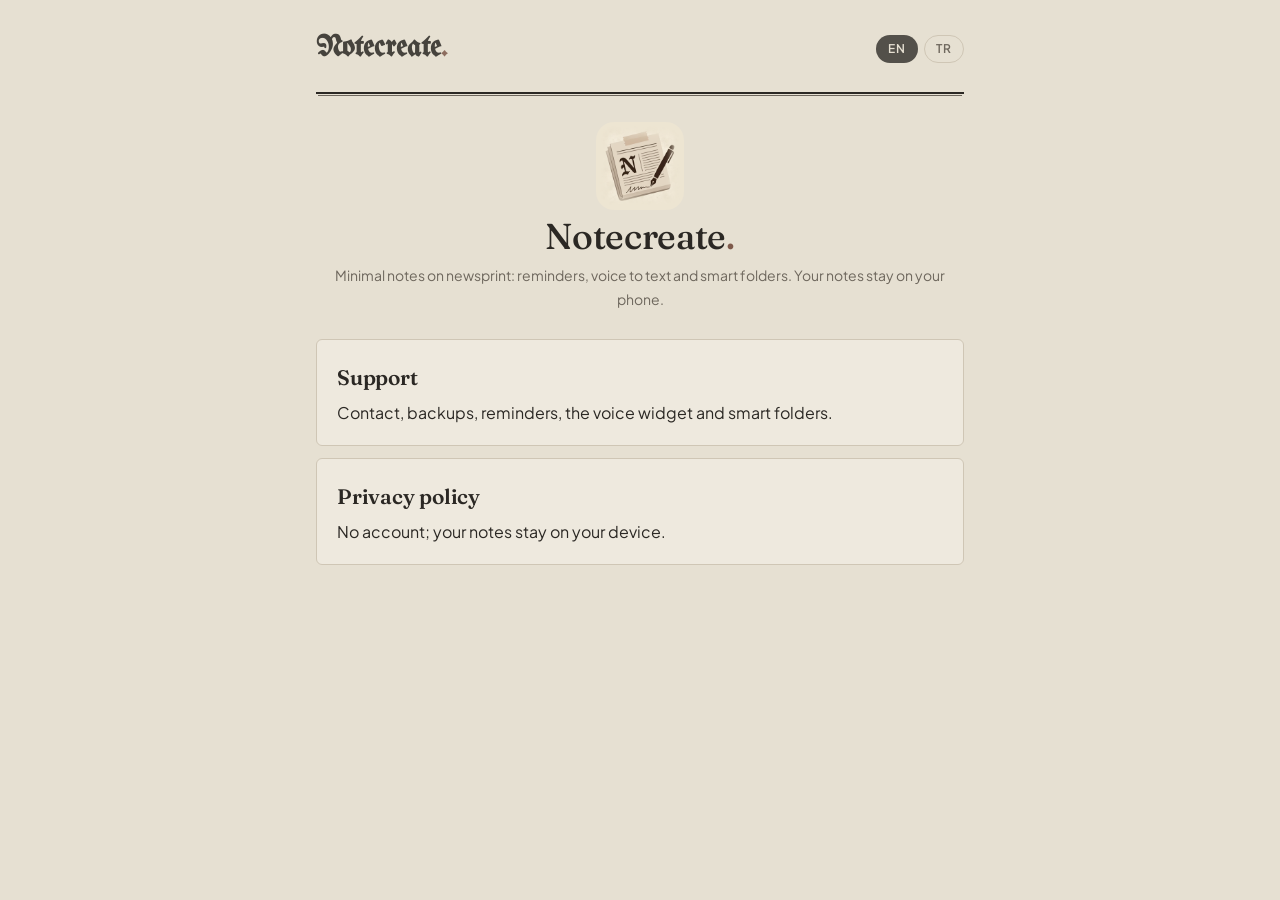
<file: index.html>
<!doctype html>
<html lang="en">
<head>
<meta charset="utf-8">
<meta name="viewport" content="width=device-width, initial-scale=1, viewport-fit=cover">
<title>Notecreate</title>
<meta name="description" content="Notecreate: minimal notes that stay on your phone, with reminders, voice-to-text and smart folders.">
<link rel="icon" href="icon.png">
<script src="theme.js"></script>
<link rel="stylesheet" href="style.css">
</head>
<body>
<main>
  <div class="top">
    <a class="brand" href="index.html" data-keep>Notecreate<span class="dot">.</span></a>
    <div class="langs"><button data-set-lang="en">EN</button><button data-set-lang="tr">TR</button></div>
  </div>

  <div lang="en">
    <header class="hero">
      <img src="icon.png" alt="" width="88" height="88">
      <h1>Notecreate<span class="dot">.</span></h1>
      <p class="updated">Minimal notes on newsprint: reminders, voice to text and smart folders. Your notes stay on your phone.</p>
    </header>
    <div class="cards">
      <section><h2><a href="support.html" data-keep>Support</a></h2><p>Contact, backups, reminders, the voice widget and smart folders.</p></section>
      <section><h2><a href="privacy.html" data-keep>Privacy policy</a></h2><p>No account; your notes stay on your device.</p></section>
    </div>
  </div>

  <div lang="tr">
    <header class="hero">
      <img src="icon.png" alt="" width="88" height="88">
      <h1>Notecreate<span class="dot">.</span></h1>
      <p class="updated">Gazete tadında sade notlar: hatırlatıcılar, sesle yazma ve akıllı klasörler. Notların telefonunda kalır.</p>
    </header>
    <div class="cards">
      <section><h2><a href="support.html" data-keep>Destek</a></h2><p>İletişim, yedekler, hatırlatıcılar, sesli not widget'ı ve akıllı klasörler.</p></section>
      <section><h2><a href="privacy.html" data-keep>Gizlilik politikası</a></h2><p>Hesap yok; notların cihazında kalır.</p></section>
    </div>
  </div>
</main>
</body>
</html>
</file>
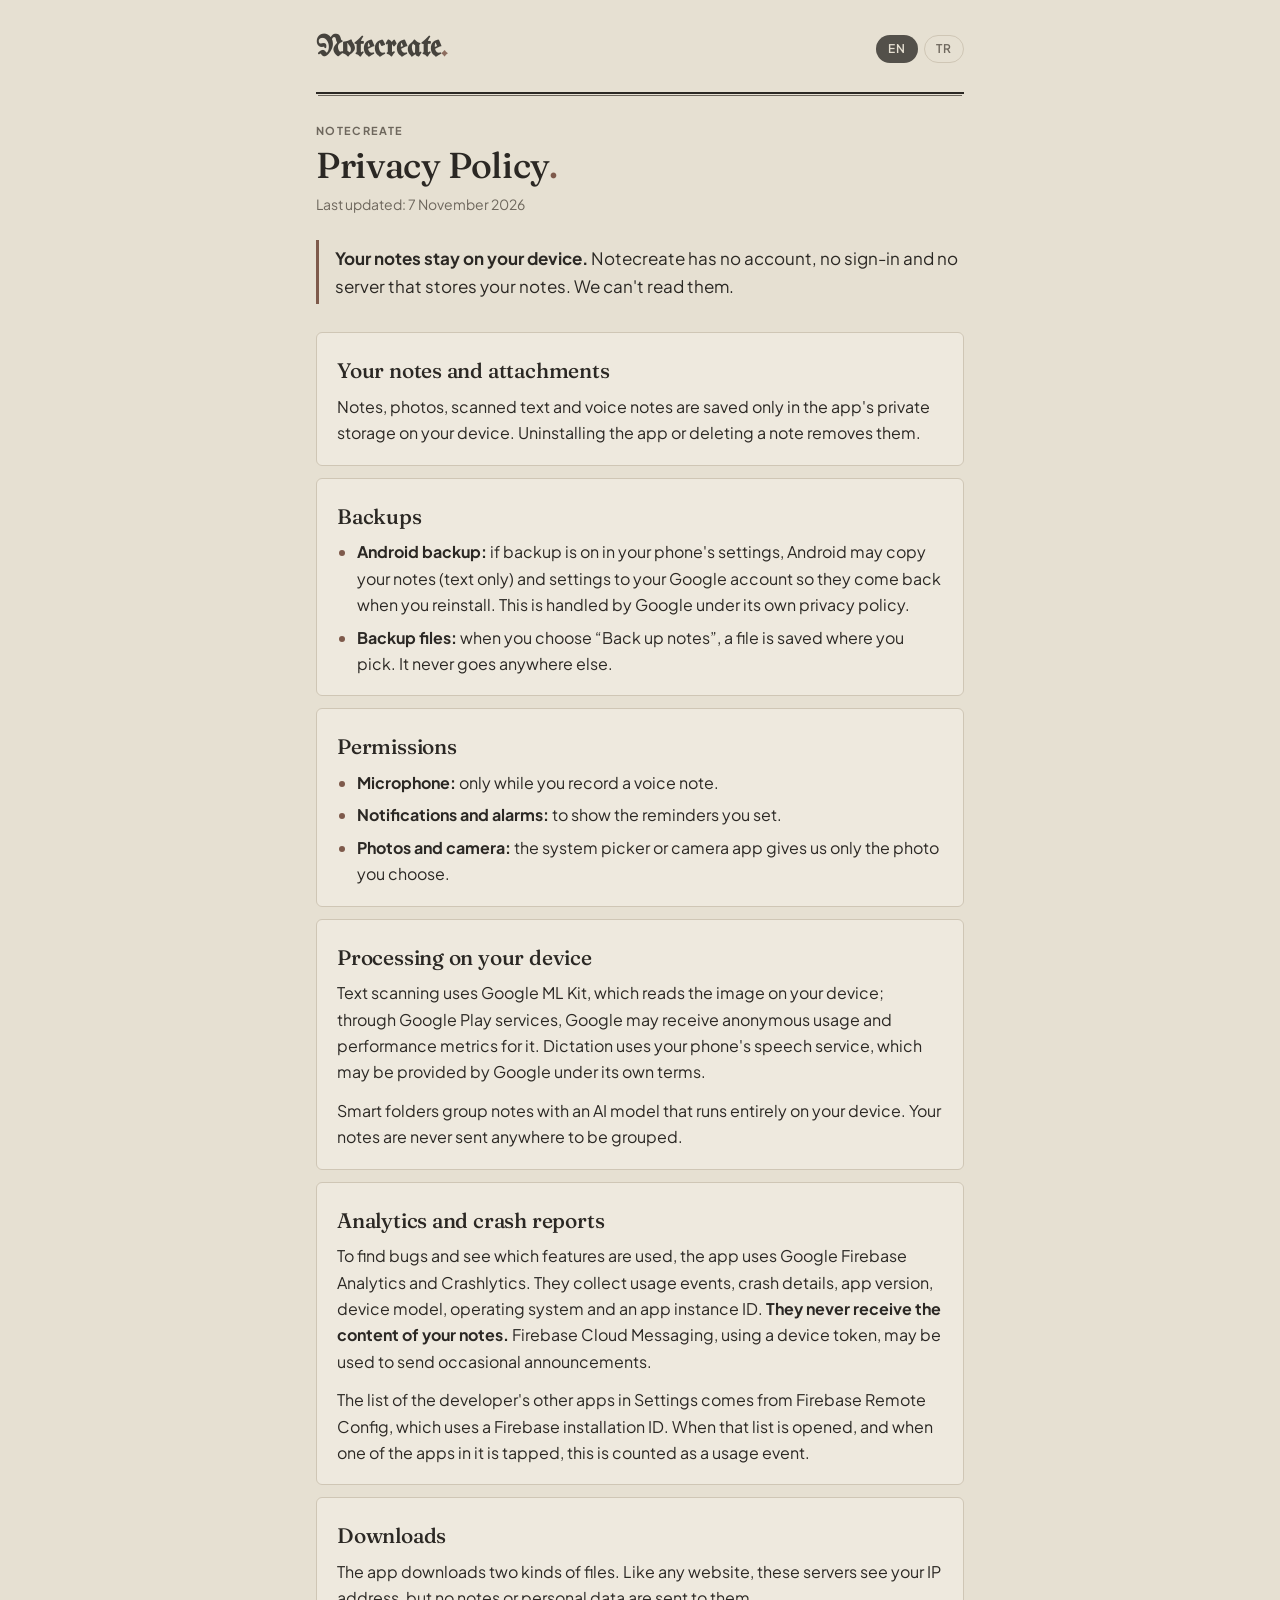
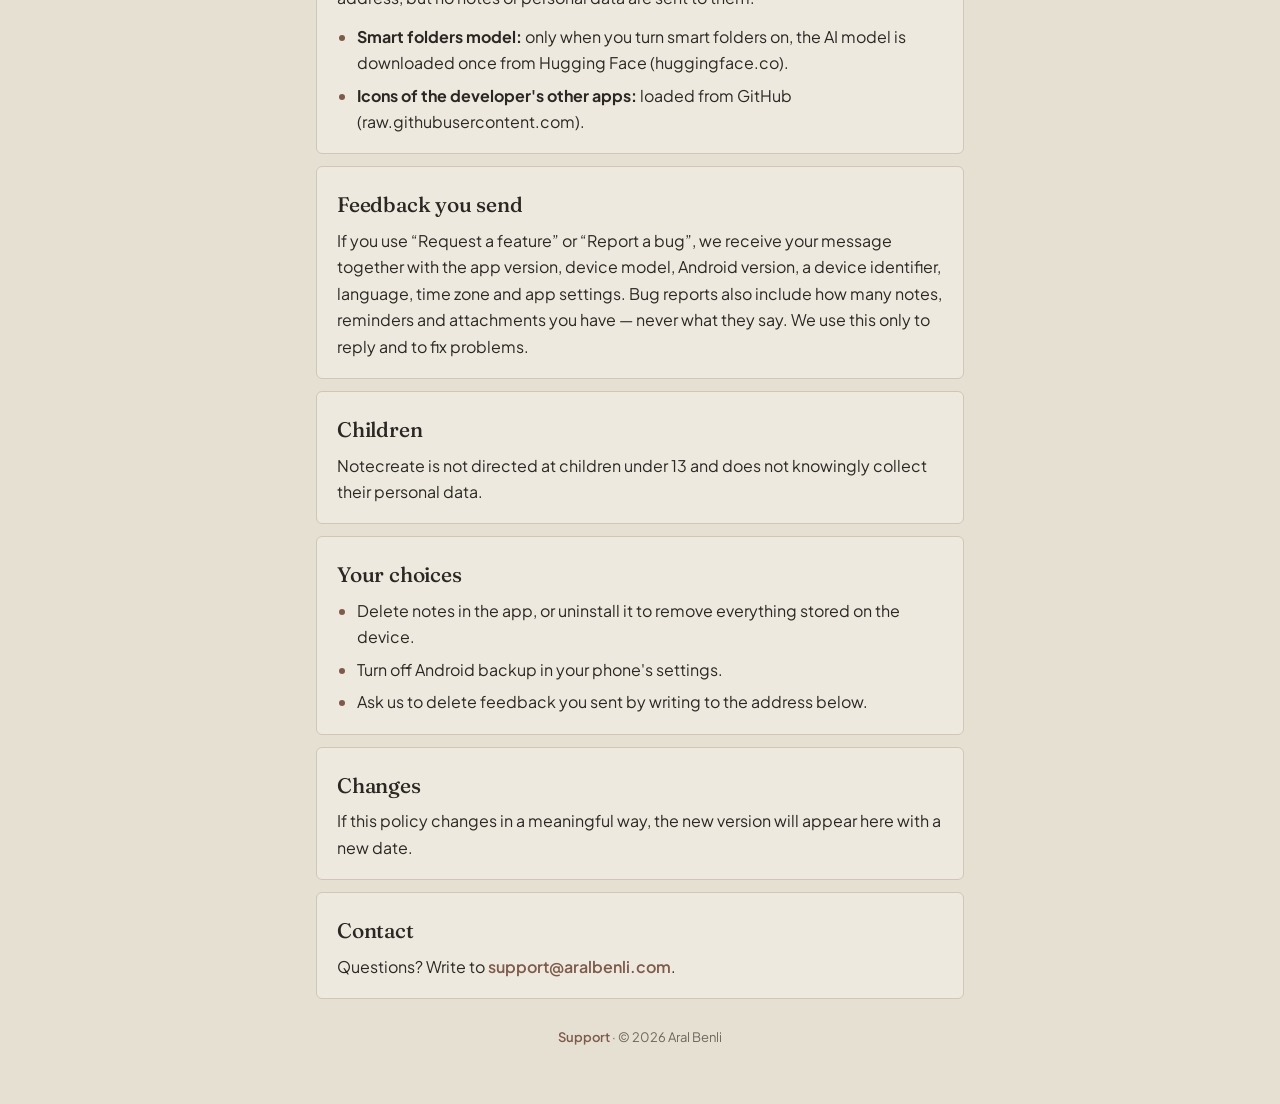
<file: privacy.html>
<!doctype html>
<html lang="en">
<head>
<meta charset="utf-8">
<meta name="viewport" content="width=device-width, initial-scale=1, viewport-fit=cover">
<title>Notecreate · Privacy Policy</title>
<meta name="description" content="Notecreate keeps your notes on your device. What the app sends, and why.">
<link rel="icon" href="icon.png">
<script src="theme.js"></script>
<link rel="stylesheet" href="style.css">
</head>
<body>
<main>
  <div class="top">
    <a class="brand" href="index.html" data-keep>Notecreate<span class="dot">.</span></a>
    <div class="langs"><button data-set-lang="en">EN</button><button data-set-lang="tr">TR</button></div>
  </div>

  <!-- English -->
  <div lang="en">
    <p class="overline">Notecreate</p>
    <h1>Privacy Policy<span class="dot">.</span></h1>
    <p class="updated">Last updated: 7 November 2026</p>
    <div class="summary">
    <p><strong>Your notes stay on your device.</strong> Notecreate has no account, no sign-in and no server that stores your notes. We can't read them.</p>
  </div>

  <section>
    <h2>Your notes and attachments</h2>
    <p>Notes, photos, scanned text and voice notes are saved only in the app's private storage on your device. Uninstalling the app or deleting a note removes them.</p>
  </section>

  <section>
    <h2>Backups</h2>
    <ul>
      <li><strong>Android backup:</strong> if backup is on in your phone's settings, Android may copy your notes (text only) and settings to your Google account so they come back when you reinstall. This is handled by Google under its own privacy policy.</li>
      <li><strong>Backup files:</strong> when you choose “Back up notes”, a file is saved where you pick. It never goes anywhere else.</li>
    </ul>
  </section>

  <section>
    <h2>Permissions</h2>
    <ul>
      <li><strong>Microphone:</strong> only while you record a voice note.</li>
      <li><strong>Notifications and alarms:</strong> to show the reminders you set.</li>
      <li><strong>Photos and camera:</strong> the system picker or camera app gives us only the photo you choose.</li>
    </ul>
  </section>

  <section>
    <h2>Processing on your device</h2>
    <p>Text scanning uses Google ML Kit, which reads the image on your device; through Google Play services, Google may receive anonymous usage and performance metrics for it. Dictation uses your phone's speech service, which may be provided by Google under its own terms.</p>
    <p>Smart folders group notes with an AI model that runs entirely on your device. Your notes are never sent anywhere to be grouped.</p>
  </section>

  <section>
    <h2>Analytics and crash reports</h2>
    <p>To find bugs and see which features are used, the app uses Google Firebase Analytics and Crashlytics. They collect usage events, crash details, app version, device model, operating system and an app instance ID. <strong>They never receive the content of your notes.</strong> Firebase Cloud Messaging, using a device token, may be used to send occasional announcements.</p>
    <p>The list of the developer's other apps in Settings comes from Firebase Remote Config, which uses a Firebase installation ID. When that list is opened, and when one of the apps in it is tapped, this is counted as a usage event.</p>
  </section>

  <section>
    <h2>Downloads</h2>
    <p>The app downloads two kinds of files. Like any website, these servers see your IP address, but no notes or personal data are sent to them.</p>
    <ul>
      <li><strong>Smart folders model:</strong> only when you turn smart folders on, the AI model is downloaded once from Hugging Face (huggingface.co).</li>
      <li><strong>Icons of the developer's other apps:</strong> loaded from GitHub (raw.githubusercontent.com).</li>
    </ul>
  </section>

  <section>
    <h2>Feedback you send</h2>
    <p>If you use “Request a feature” or “Report a bug”, we receive your message together with the app version, device model, Android version, a device identifier, language, time zone and app settings. Bug reports also include how many notes, reminders and attachments you have — never what they say. We use this only to reply and to fix problems.</p>
  </section>

  <section>
    <h2>Children</h2>
    <p>Notecreate is not directed at children under 13 and does not knowingly collect their personal data.</p>
  </section>

  <section>
    <h2>Your choices</h2>
    <ul>
      <li>Delete notes in the app, or uninstall it to remove everything stored on the device.</li>
      <li>Turn off Android backup in your phone's settings.</li>
      <li>Ask us to delete feedback you sent by writing to the address below.</li>
    </ul>
  </section>

  <section>
    <h2>Changes</h2>
    <p>If this policy changes in a meaningful way, the new version will appear here with a new date.</p>
  </section>

  <section>
    <h2>Contact</h2>
    <p>Questions? Write to <a href="mailto:support@aralbenli.com">support@aralbenli.com</a>.</p>
  </section>

    <footer><a href="support.html" data-keep>Support</a> · <span>© 2026 Aral Benli</span></footer>
  </div>

  <!-- Türkçe -->
  <div lang="tr">
    <p class="overline">Notecreate</p>
    <h1>Gizlilik Politikası<span class="dot">.</span></h1>
    <p class="updated">Son güncelleme: 7 Kasım 2026</p>
    <div class="summary">
    <p><strong>Notların cihazında kalır.</strong> Notecreate'te hesap, giriş ya da notlarını saklayan bir sunucu yok. Notlarını biz okuyamayız.</p>
  </div>

  <section>
    <h2>Notların ve ekleri</h2>
    <p>Notlar, fotoğraflar, taranan metinler ve sesli notlar yalnızca cihazındaki uygulamaya özel alanda saklanır. Bir notu silmek ya da uygulamayı kaldırmak onları da siler.</p>
  </section>

  <section>
    <h2>Yedekler</h2>
    <ul>
      <li><strong>Android yedeği:</strong> telefon ayarlarında yedekleme açıksa Android, uygulamayı yeniden yüklediğinde geri gelmeleri için notlarını (yalnızca metin) ve ayarlarını Google hesabına kopyalayabilir. Bu işlem Google tarafından, kendi gizlilik politikasına göre yapılır.</li>
      <li><strong>Yedek dosyaları:</strong> “Notları yedekle”yi seçtiğinde dosya, senin seçtiğin yere kaydedilir. Başka hiçbir yere gönderilmez.</li>
    </ul>
  </section>

  <section>
    <h2>İzinler</h2>
    <ul>
      <li><strong>Mikrofon:</strong> yalnızca sesli not kaydederken.</li>
      <li><strong>Bildirimler ve alarmlar:</strong> kurduğun hatırlatıcıları göstermek için.</li>
      <li><strong>Fotoğraflar ve kamera:</strong> sistemin seçicisi ya da kamera uygulaması bize yalnızca seçtiğin fotoğrafı verir.</li>
    </ul>
  </section>

  <section>
    <h2>Cihazında yapılan işlemler</h2>
    <p>Metin tarama, görseli cihazında okuyan Google ML Kit ile yapılır; Google Play hizmetleri üzerinden Google'a bunun için anonim kullanım ve performans ölçümleri gidebilir. Sesle yazma, telefonunun konuşma servisini kullanır; bu servis Google tarafından kendi koşullarıyla sağlanıyor olabilir.</p>
    <p>Akıllı klasörler, notları tamamen cihazında çalışan bir yapay zekâ modeliyle gruplar. Gruplamak için notların hiçbir yere gönderilmez.</p>
  </section>

  <section>
    <h2>Analiz ve hata raporları</h2>
    <p>Hataları bulmak ve hangi özelliklerin kullanıldığını görmek için uygulama Google Firebase Analytics ve Crashlytics kullanır. Bunlar kullanım olaylarını, çökme ayrıntılarını, uygulama sürümünü, cihaz modelini, işletim sistemini ve bir uygulama kimliğini toplar. <strong>Notlarının içeriği bunlara asla gönderilmez.</strong> Ara sıra duyuru göndermek için, bir cihaz anahtarı (token) kullanan Firebase Cloud Messaging kullanılabilir.</p>
    <p>Ayarlar'daki "Geliştiricinin diğer uygulamaları" listesi Firebase Remote Config'ten gelir; bu bir Firebase kurulum kimliği kullanır. Liste açıldığında ve içindeki bir uygulamaya dokunulduğunda bu bir kullanım olayı olarak sayılır.</p>
  </section>

  <section>
    <h2>İndirmeler</h2>
    <p>Uygulama iki tür dosya indirir. Her web sitesi gibi bu sunucular IP adresini görür; ama onlara hiçbir not veya kişisel veri gönderilmez.</p>
    <ul>
      <li><strong>Akıllı klasör modeli:</strong> yalnızca akıllı klasörleri açtığında, yapay zekâ modeli bir kez Hugging Face'ten (huggingface.co) indirilir.</li>
      <li><strong>Geliştiricinin diğer uygulamalarının ikonları:</strong> GitHub'dan (raw.githubusercontent.com) yüklenir.</li>
    </ul>
  </section>

  <section>
    <h2>Gönderdiğin geri bildirimler</h2>
    <p>“Özellik iste” ya da “Hata bildir”i kullanırsan mesajınla birlikte uygulama sürümü, cihaz modeli, Android sürümü, bir cihaz kimliği, dil, saat dilimi ve uygulama ayarları bize ulaşır. Hata bildirimlerinde ayrıca kaç notun, hatırlatıcın ve ekin olduğu yer alır; içerikleri asla yer almaz. Bu bilgileri yalnızca sana yanıt vermek ve sorunları düzeltmek için kullanırız.</p>
  </section>

  <section>
    <h2>Çocuklar</h2>
    <p>Notecreate 13 yaş altındaki çocuklara yönelik değildir ve onlardan bilerek kişisel veri toplamaz.</p>
  </section>

  <section>
    <h2>Senin seçimlerin</h2>
    <ul>
      <li>Notları uygulamada silebilir ya da uygulamayı kaldırarak cihazdaki her şeyi silebilirsin.</li>
      <li>Android yedeğini telefon ayarlarından kapatabilirsin.</li>
      <li>Gönderdiğin geri bildirimlerin silinmesini aşağıdaki adrese yazarak isteyebilirsin.</li>
    </ul>
  </section>

  <section>
    <h2>Değişiklikler</h2>
    <p>Bu politika önemli ölçüde değişirse yeni sürümü burada, yeni tarihiyle yer alır.</p>
  </section>

  <section>
    <h2>İletişim</h2>
    <p>Soruların için <a href="mailto:support@aralbenli.com">support@aralbenli.com</a> adresine yazabilirsin.</p>
  </section>

    <footer><a href="support.html" data-keep>Destek</a> · <span>© 2026 Aral Benli</span></footer>
  </div>
</main>
</body>
</html>
</file>
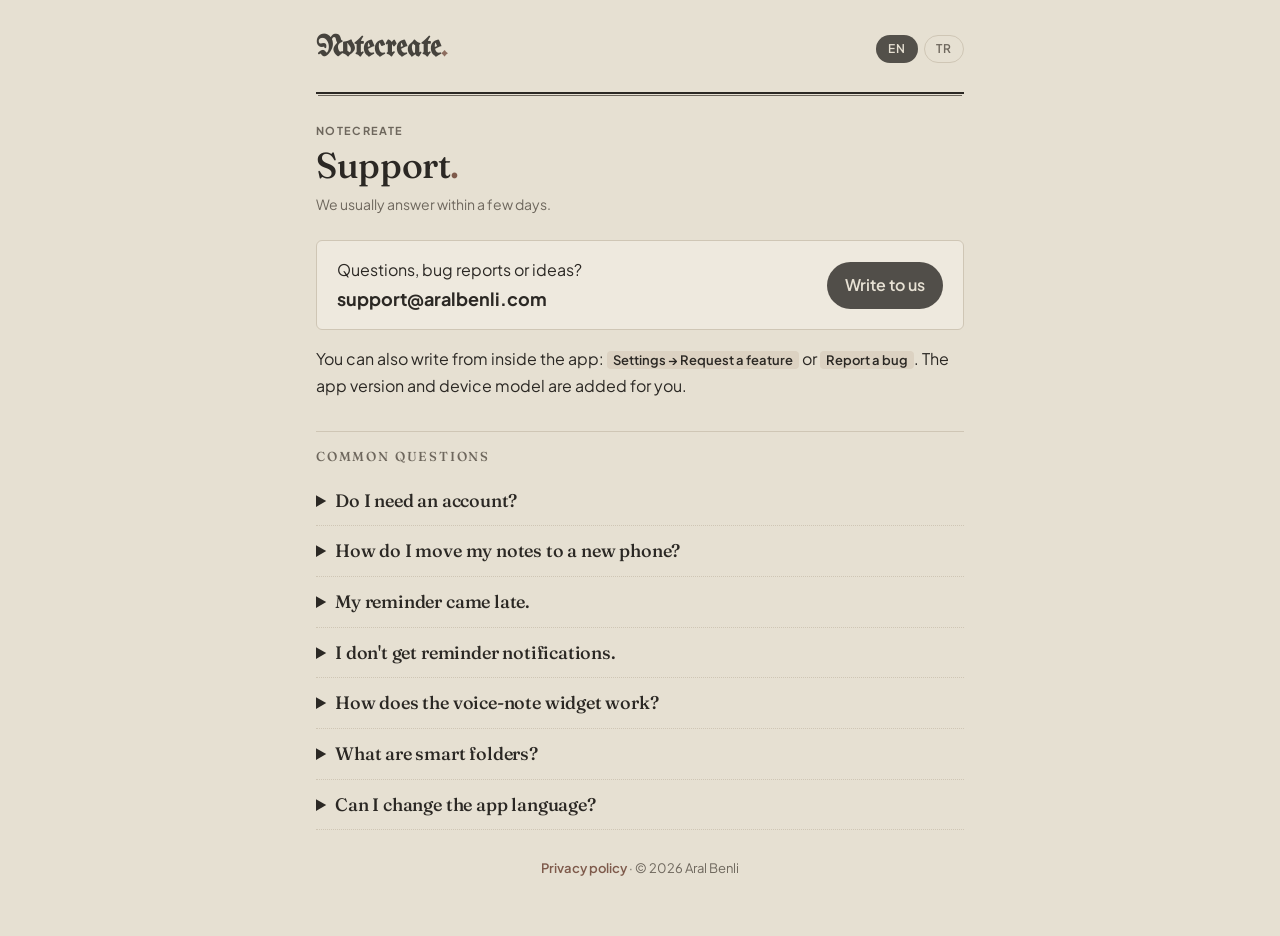
<file: support.html>
<!doctype html>
<html lang="en">
<head>
<meta charset="utf-8">
<meta name="viewport" content="width=device-width, initial-scale=1, viewport-fit=cover">
<title>Notecreate · Support</title>
<meta name="description" content="Help with Notecreate: backups, reminders, the voice widget, smart folders and how to reach us.">
<link rel="icon" href="icon.png">
<script src="theme.js"></script>
<link rel="stylesheet" href="style.css">
</head>
<body>
<main>
  <div class="top">
    <a class="brand" href="index.html" data-keep>Notecreate<span class="dot">.</span></a>
    <div class="langs"><button data-set-lang="en">EN</button><button data-set-lang="tr">TR</button></div>
  </div>

  <!-- English -->
  <div lang="en">
    <p class="overline">Notecreate</p>
    <h1>Support<span class="dot">.</span></h1>
    <p class="updated">We usually answer within a few days.</p>

    <div class="contact">
      <p>Questions, bug reports or ideas?<b>support@aralbenli.com</b></p>
      <a class="button" href="mailto:support@aralbenli.com">Write to us</a>
    </div>
    <p>You can also write from inside the app: <kbd>Settings → Request a feature</kbd> or <kbd>Report a bug</kbd>. The app version and device model are added for you.</p>

    <h3 class="group">Common questions</h3>
    <details><summary>Do I need an account?</summary>
      <div>No. There is no sign-in; your notes are stored only on your phone.</div></details>
    <details><summary>How do I move my notes to a new phone?</summary>
      <div><kbd>Settings → Back up notes</kbd> saves one file with your notes, photos and voice notes. Copy it to the new phone and use <kbd>Settings → Restore from a backup</kbd>. Restoring adds notes; nothing is overwritten.</div></details>
    <details><summary>My reminder came late.</summary>
      <div>On Android 12 and later, on-time reminders need the "Alarms &amp; reminders" permission. Turn it on in <kbd>Settings → On-time reminders</kbd>. Without it, Android may deliver a reminder several minutes late.</div></details>
    <details><summary>I don't get reminder notifications.</summary>
      <div>Check <kbd>Settings → Notifications</kbd> in the app. If your phone has battery optimisation for apps, allow Notecreate to run in the background.</div></details>
    <details><summary>How does the voice-note widget work?</summary>
      <div>Add it from <kbd>Settings → Add to home screen</kbd>. Tap it, speak, and tap Save: your words become a note. It listens in your phone's language.</div></details>
    <details><summary>What are smart folders?</summary>
      <div>Turned on in Settings, they group related notes into folders by meaning. The AI model is downloaded once and runs entirely on your phone; your notes are never sent anywhere.</div></details>
    <details><summary>Can I change the app language?</summary>
      <div>Yes: <kbd>Settings → App language</kbd> (System, English or Türkçe).</div></details>

    <footer><a href="privacy.html" data-keep>Privacy policy</a> · <span>© 2026 Aral Benli</span></footer>
  </div>

  <!-- Türkçe -->
  <div lang="tr">
    <p class="overline">Notecreate</p>
    <h1>Destek<span class="dot">.</span></h1>
    <p class="updated">Genellikle birkaç gün içinde yanıtlıyoruz.</p>

    <div class="contact">
      <p>Soru, hata bildirimi veya öneri mi?<b>support@aralbenli.com</b></p>
      <a class="button" href="mailto:support@aralbenli.com">Bize yaz</a>
    </div>
    <p>Uygulamanın içinden de yazabilirsin: <kbd>Ayarlar → Özellik iste</kbd> ya da <kbd>Hata bildir</kbd>. Uygulama sürümü ve cihaz modeli otomatik eklenir.</p>

    <h3 class="group">Sık sorulanlar</h3>
    <details><summary>Hesap açmam gerekiyor mu?</summary>
      <div>Hayır. Giriş yok; notların yalnızca telefonunda saklanır.</div></details>
    <details><summary>Notlarımı yeni telefona nasıl taşırım?</summary>
      <div><kbd>Ayarlar → Notları yedekle</kbd> notlarını, fotoğraflarını ve sesli notlarını tek bir dosyaya kaydeder. Dosyayı yeni telefona aktar ve <kbd>Ayarlar → Yedekten geri yükle</kbd>'yi kullan. Geri yükleme notları ekler; hiçbir şeyin üzerine yazmaz.</div></details>
    <details><summary>Hatırlatıcım geç geldi.</summary>
      <div>Android 12 ve sonrasında zamanında hatırlatıcılar için "Alarmlar ve hatırlatıcılar" izni gerekir. Uygulamada <kbd>Ayarlar → Tam zamanında hatırlatma</kbd>'dan aç. Bu izin olmadan Android bir hatırlatıcıyı birkaç dakika geç iletebilir.</div></details>
    <details><summary>Hatırlatıcı bildirimleri gelmiyor.</summary>
      <div>Uygulamada <kbd>Ayarlar → Bildirimler</kbd>'i kontrol et. Telefonunda uygulamalar için pil optimizasyonu varsa Notecreate'in arka planda çalışmasına izin ver.</div></details>
    <details><summary>Sesli not widget'ı nasıl çalışır?</summary>
      <div><kbd>Ayarlar → Ana ekrana ekle</kbd>'den ekle. Dokun, konuş ve Kaydet'e bas: söylediklerin not olur. Telefonunun dilinde dinler.</div></details>
    <details><summary>Akıllı klasörler nedir?</summary>
      <div>Ayarlar'dan açılınca birbiriyle ilgili notları anlamlarına göre klasörlere ayırır. Yapay zekâ modeli bir kez indirilir ve tamamen telefonunda çalışır; notların hiçbir yere gönderilmez.</div></details>
    <details><summary>Uygulamanın dilini değiştirebilir miyim?</summary>
      <div>Evet: <kbd>Ayarlar → Uygulama dili</kbd> (Sistem, English veya Türkçe).</div></details>

    <footer><a href="privacy.html" data-keep>Gizlilik politikası</a> · <span>© 2026 Aral Benli</span></footer>
  </div>
</main>
</body>
</html>
</file>
<file: style.css>
/* Notecreate's newsprint: matte paper, soft ink, the faded red of old printers' ink. */
@font-face { font-family: "Fraunces"; src: url(fonts/fraunces.ttf); font-weight: 100 900; font-display: swap; }
@font-face { font-family: "Plus Jakarta Sans"; src: url(fonts/plus_jakarta_sans.ttf); font-weight: 200 800; font-display: swap; }
@font-face { font-family: "UnifrakturMaguntia"; src: url(fonts/unifraktur.ttf); font-display: swap; }

:root {
  --bg: #E6E0D2; --card: #EEE9DE; --ink: #2B2824; --muted: #6E675D;
  --line: #CFC6B5; --accent: #7E5A4B; --accent-soft: #DCD2C2;
}
@media (prefers-color-scheme: dark) {
  :root { --bg: #BDB39E; --card: #C6BDAA; --ink: #27241F; --muted: #5A5348; --line: #A89E88; --accent: #6E5042; --accent-soft: #B2A890; }
}
* { box-sizing: border-box; }
html { -webkit-text-size-adjust: 100%; }
body { margin: 0; background: var(--bg); color: var(--ink); font: 16px/1.65 "Plus Jakarta Sans", system-ui, sans-serif; }
main { max-width: 680px; margin: 0 auto; padding: 16px 16px 56px; }

html[lang="en"] div[lang="tr"], html[lang="tr"] div[lang="en"] { display: none; }

.top { display: flex; align-items: center; justify-content: space-between; padding: 8px 0 18px;
  border-bottom: 2px solid var(--ink); box-shadow: 0 3px 0 -2px var(--bg), 0 4px 0 -2px var(--muted); margin-bottom: 28px; }
.brand { font-family: "UnifrakturMaguntia", serif; font-size: 30px; color: var(--ink); opacity: .85; text-decoration: none; }
.dot { color: var(--accent); }
.langs button { font: 600 12px/1 "Plus Jakarta Sans", sans-serif; letter-spacing: .08em; color: var(--muted);
  background: none; border: 1px solid var(--line); border-radius: 999px; padding: 7px 11px; margin-left: 6px; cursor: pointer; }
html[lang="en"] [data-set-lang="en"], html[lang="tr"] [data-set-lang="tr"] { background: var(--ink); color: var(--bg); opacity: .78; border-color: transparent; }

.overline { font-size: 11px; font-weight: 700; letter-spacing: .12em; text-transform: uppercase; color: var(--muted); margin: 0 0 6px; }
h1, h2, h3, summary { font-family: "Fraunces", Georgia, serif; font-weight: 500; letter-spacing: -.01em; }
h1 { font-size: 36px; line-height: 1.1; margin: 0 0 8px; }
.updated { color: var(--muted); font-size: 14px; margin: 0 0 24px; }
.summary { border-left: 3px solid var(--accent); padding: 4px 0 4px 16px; margin: 0 0 28px; }
.summary p { margin: 0; font-size: 17px; }
section { background: var(--card); border: 1px solid var(--line); border-radius: 6px; padding: 4px 20px 6px; margin: 0 0 12px; }
h2 { font-size: 21px; margin: 16px 0 6px; }
p { margin: 0 0 12px; }
ul { margin: 0 0 12px; padding-left: 20px; }
li { margin: 0 0 6px; }
li::marker { color: var(--accent); }
a { color: var(--accent); text-decoration: none; font-weight: 600; }
h3.group { font-size: 13px; letter-spacing: .14em; text-transform: uppercase; color: var(--muted); margin: 32px 0 8px;
  border-top: 1px solid var(--line); padding-top: 14px; }
details { border-bottom: 1px dotted var(--line); padding: 10px 0; }
summary { cursor: pointer; font-size: 18px; }
details div { color: var(--ink); padding: 8px 0 4px; }
kbd { font: 600 13px "Plus Jakarta Sans", sans-serif; background: var(--accent-soft); border-radius: 4px; padding: 1px 6px; }
.contact { display: flex; flex-wrap: wrap; align-items: center; justify-content: space-between; gap: 12px;
  background: var(--card); border: 1px solid var(--line); border-radius: 6px; padding: 16px 20px; margin: 0 0 16px; }
.contact p { margin: 0; } .contact b { display: block; font-size: 18px; }
.button { background: var(--ink); color: var(--bg); opacity: .8; border-radius: 999px; padding: 10px 18px; }
.cards section h2 a { color: var(--ink); }
.hero { text-align: center; margin: 12px 0 28px; }
.hero img { border-radius: 18px; }
footer { color: var(--muted); font-size: 13px; text-align: center; margin-top: 28px; }
</file>
